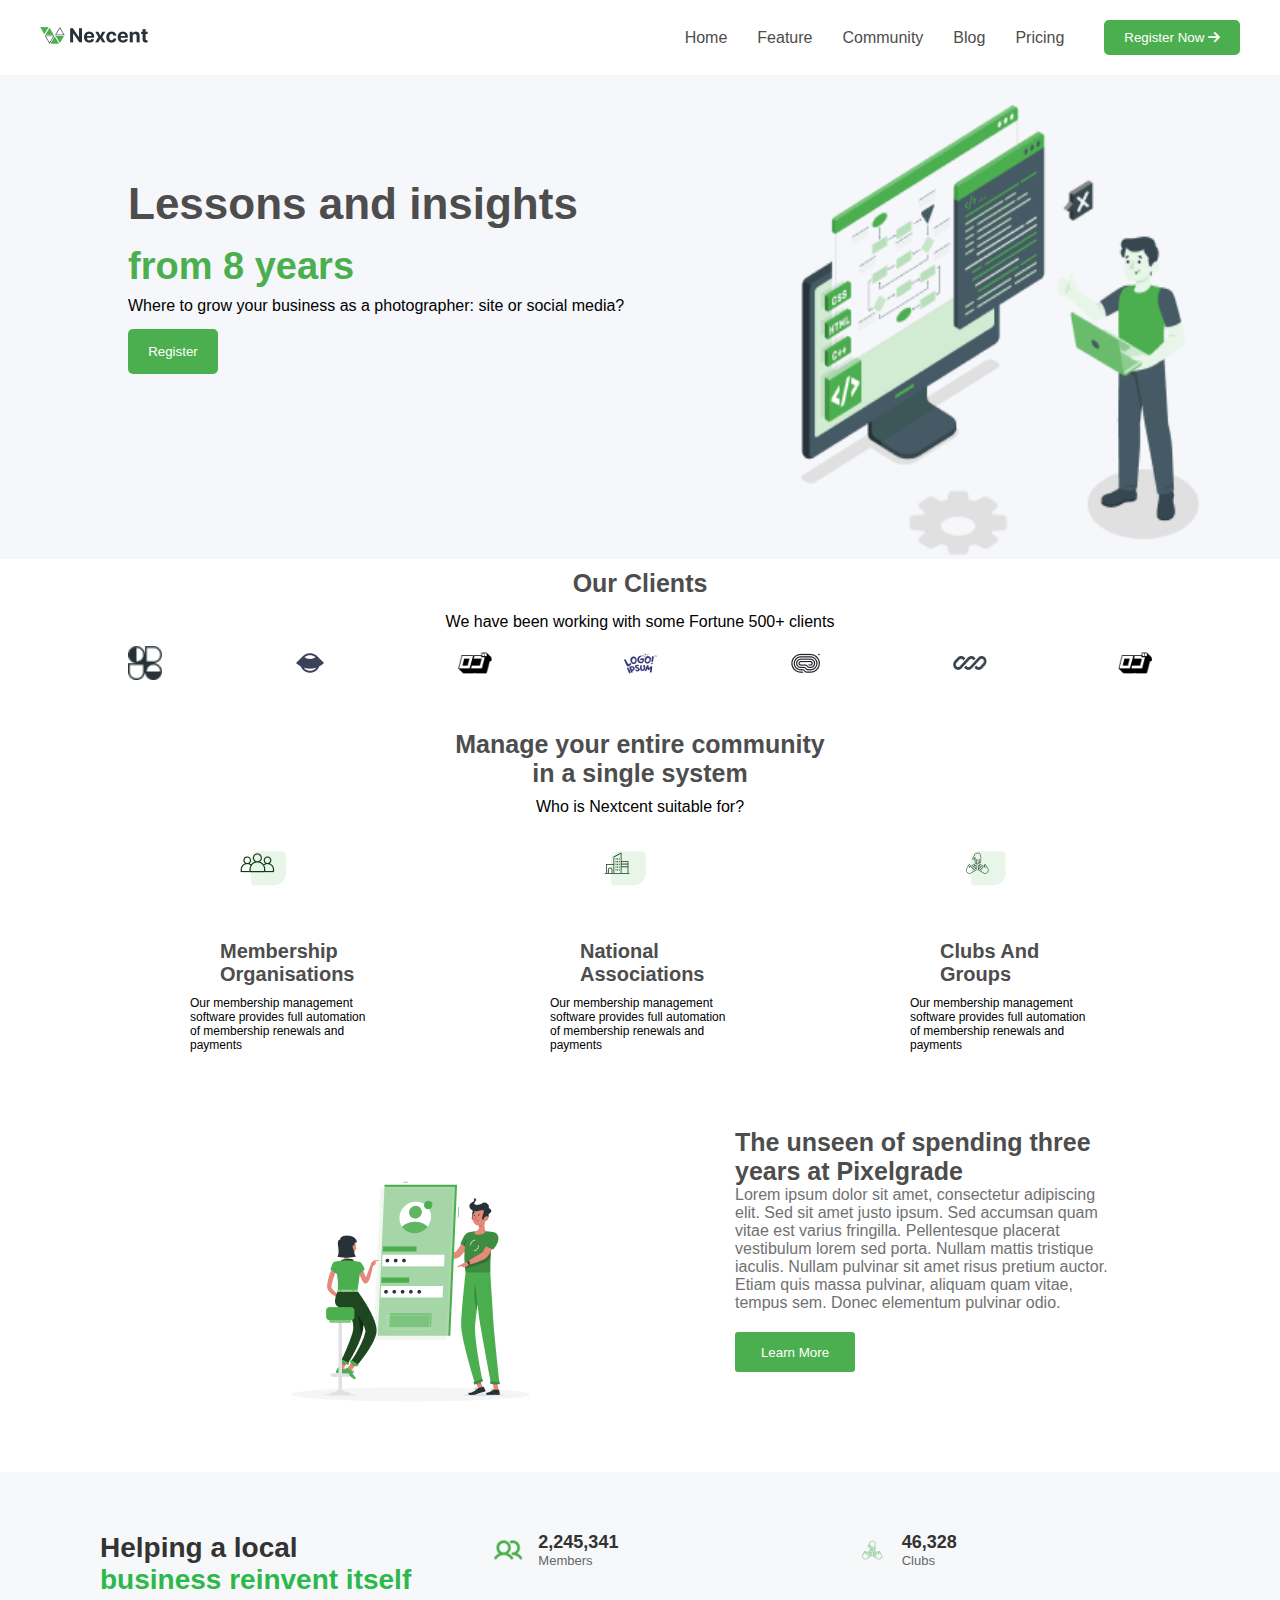
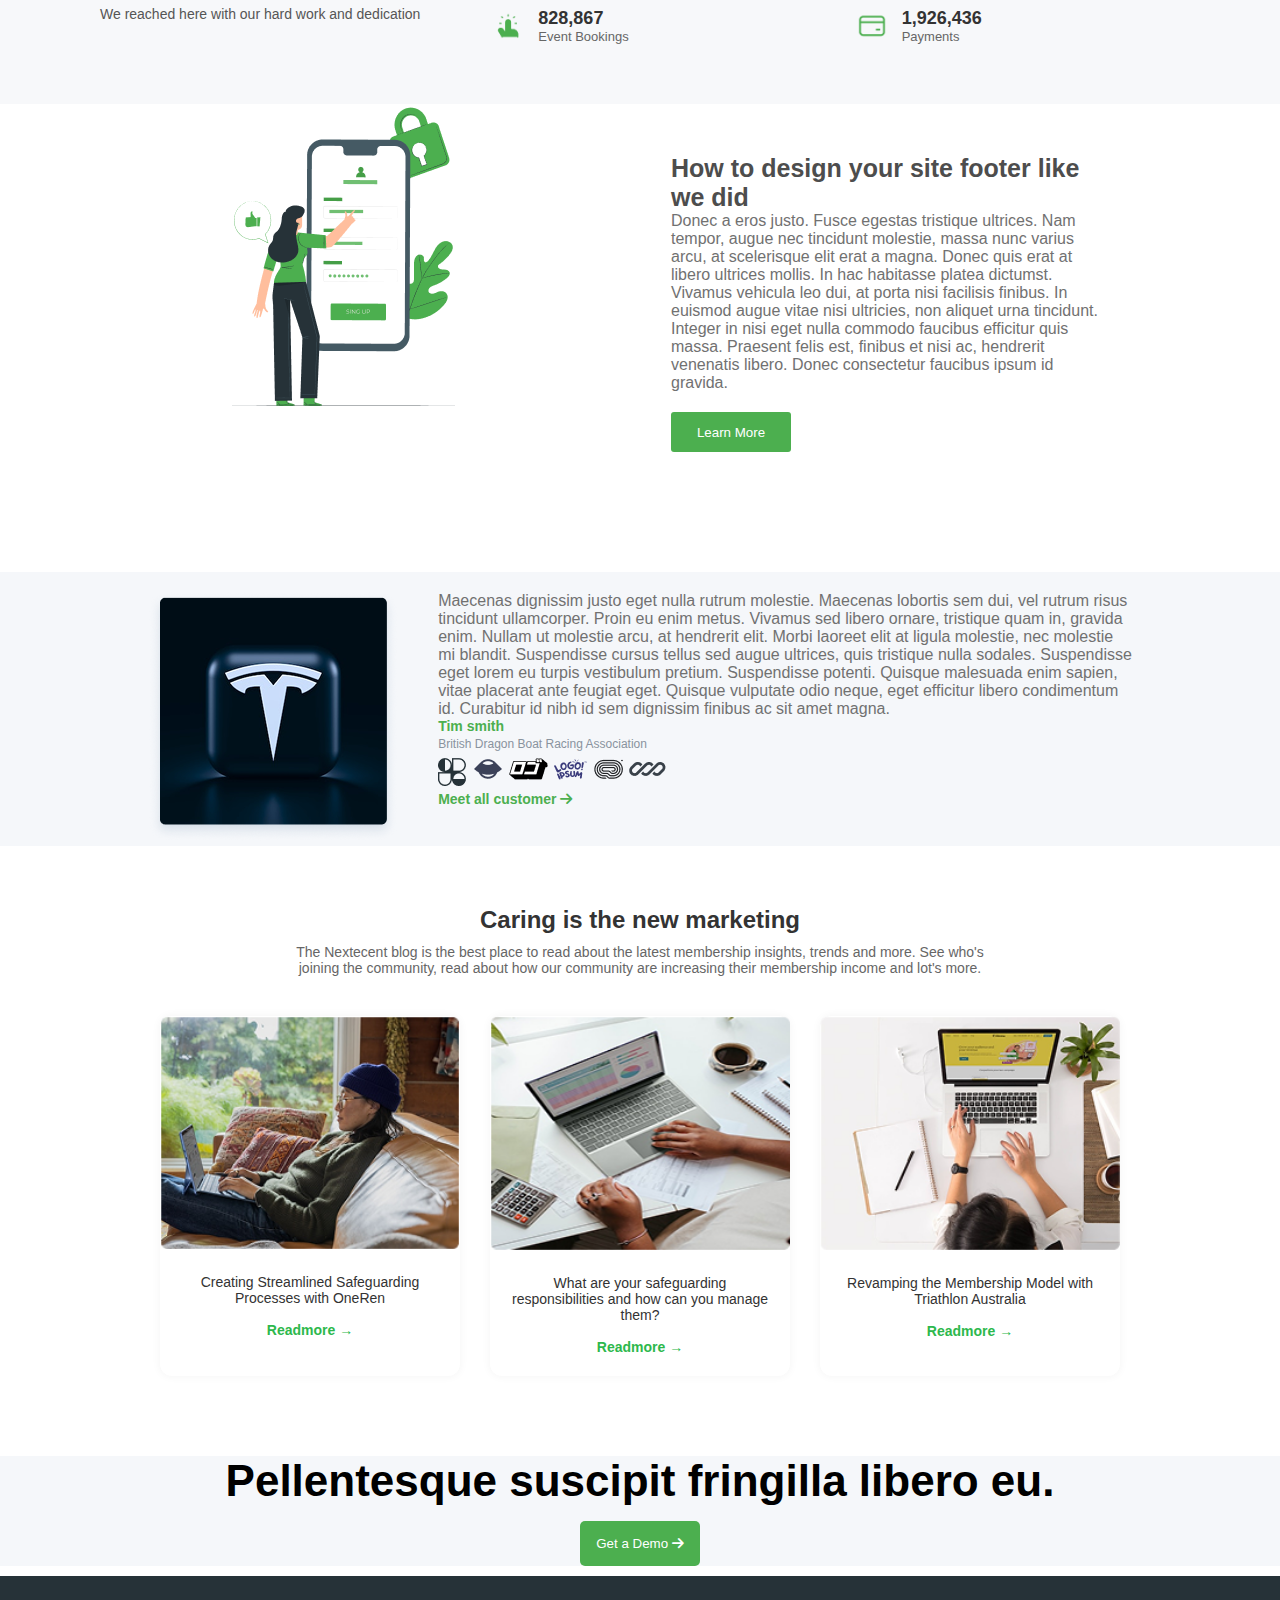
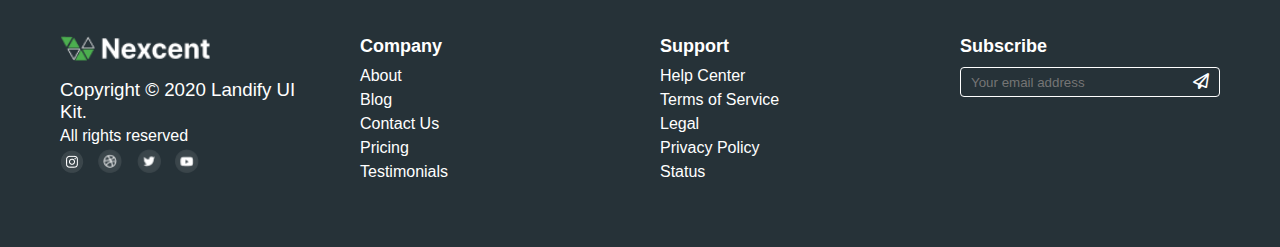
<file: nexcent/index.html>
<!DOCTYPE html>
<html lang="en">
<head>
    <meta charset="UTF-8">
    <meta name="viewport" content="width=device-width, initial-scale=1.0">
    <title>Nexcent</title>
    <link rel="stylesheet" href="style.css">
    <link rel="stylesheet" href="style1.css">
    <link rel="stylesheet" href="https://cdnjs.cloudflare.com/ajax/libs/font-awesome/6.7.2/css/all.min.css">
    <script>
      document.addEventListener('DOMContentLoaded', function () {
      document.getElementById('toggle-button').addEventListener('click', function () {
      document.getElementById('navcontainer').classList.toggle('active');
    });
  });
</script>

</head>
<body>
    <!-- nav bar  -->
<nav>
  <div class="navimg">
    <img src="images/nexcent.png" alt="Nexcent Logo" >
  </div>
  <div class="navcontainer">
    <ul>
      <li><a href="#">Home</a></li>
      <li><a href="#">Feature</a></li>
      <li><a href="#">Community</a></li>
      <li><a href="#">Blog</a></li>
      <li><a href="#">Pricing</a></li>
    </ul>
    <button>Register Now <i class="fa-solid fa-arrow-right"></i>
    </button>
    <button class="toggle-button" id="toggle-button">
    <i class="fa fa-bars"></i>
  </button>
  </div>
</nav>
<!-- Hero section --> 
<div class="hero">
  <div class="hero-content">
    <h1>Lessons and insights</h1>
    <h2>from 8 years</h2>
    <p>Where to grow your business as a photographer: site or social media?</p>
    <button>Register</button>
  </div>
  <div class="hero-image">
    <img src="images/Illustration.png" alt="Illustration" >
  </div>
</div>

<!-- Our Clients -->
 <div class="clients">
    <h1> <center>Our Clients</center></h1>
    <p><center>We have been working with some Fortune 500+ clients</center></p>
    <div class="client-logo">
        <img src="images/Logo.png" alt="">
        <img src="images/Logo-1.png"alt="">
        <img src="images/Logo-2.png"alt="">
        <img src="images/Logo-3.png"alt="">
        <img src="images/Logo-4.png"alt="">
        <img src="images/Logo-5.png"alt="">
        <img src="images/Logo-6.png"alt="">
    </div>
 </div>

 <!-- manage our clients -->
  <div class="manage">
    <h1><center>Manage your entire community <br>in a single system</center> </h1>
      <p><center>Who is Nextcent suitable for?</center></p>
        <div class="mange-cards">
          <div class="card">
            <img src="images/Icon.png" alt="">
            <h1>Membership <br> Organisations</h1>
            <p>Our membership management software provides full automation of membership renewals and payments</p>
          </div>
          <div class="card">
            <img src="images/Icon (1).png" alt="">
            <h1>National <br>Associations</h1>
            <p>Our membership management software provides full automation of membership renewals and payments</p>
          </div>
          <div class="card">
            <img src="images/Icon-2.png" alt="">
            <h1>Clubs And <br> Groups</h1>
            <p>Our membership management software provides full automation of membership renewals and payments</p>
          </div>
        </div>
  </div> 
  
  <!--nxt manage  -->
   <div class="nextcontent">
    <div class="image1">
      <img src="images/Frame 35.png" alt="">
    </div>
    <div class="content1">
      <h1>
        The unseen of spending three years at Pixelgrade
      </h1>
        <p>
          Lorem ipsum dolor sit amet, consectetur adipiscing elit. Sed sit amet justo ipsum. Sed accumsan quam vitae est varius fringilla. Pellentesque placerat vestibulum lorem sed porta. Nullam mattis tristique iaculis. Nullam pulvinar sit amet risus pretium auctor. Etiam quis massa pulvinar, aliquam quam vitae, tempus sem. Donec elementum pulvinar odio.
        </p>
        <button>Learn  More</button>
    </div>
   </div> 

  <!-- acheivements -->
   <section class="achievement-section">
    <div class="achievement-content">
      <div class="left">
        <h2>Helping a local <br><span>business reinvent itself</span></h2>
        <p>We reached here with our hard work and dedication</p>
      </div>
      <div class="right">
        <div class="stat">
          <img src="images/Icon 4.png" alt="Members">
          <div>
            <h3>2,245,341</h3>
            <p>Members</p>
          </div>
        </div>
        <div class="stat">
          <img src="images/Icon-5.png" alt="Clubs">
          <div>
            <h3>46,328</h3>
            <p>Clubs</p>
          </div>
        </div>
        <div class="stat">
          <img src="images/Icon-6.png" alt="Events">
          <div>
            <h3>828,867</h3>
            <p>Event Bookings</p>
          </div>
        </div>
        <div class="stat">
          <img src="images/Icon-3.png" alt="Payments">
          <div>
            <h3>1,926,436</h3>
            <p>Payments</p>
          </div>
        </div>
      </div>
    </div>
  </section>


  <!-- login   -->
    <div class="login">
    <div class="image2">
      <img src="images/pana.png" alt="">
    </div>
    <div class="login1">
      <h1>
        How to design your site footer like we did
      </h1>
        <p>
          Donec a eros justo. Fusce egestas tristique ultrices. Nam tempor, augue nec tincidunt molestie, massa nunc varius arcu, at scelerisque elit erat a magna. Donec quis erat at libero ultrices mollis. In hac habitasse platea dictumst. Vivamus vehicula leo dui, at porta nisi facilisis finibus. In euismod augue vitae nisi ultricies, non aliquet urna tincidunt. Integer in nisi eget nulla commodo faucibus efficitur quis massa. Praesent felis est, finibus et nisi ac, hendrerit venenatis libero. Donec consectetur faucibus ipsum id gravida.
        </p>
        <button>Learn  More</button>
    </div>
   </div> 

   <!-- customer -->
    <div class="customer">
      <div class="cus-img">
        <img src="images/image 9.png" alt="">
      </div>
      <div class="customer-right ">
        <p>Maecenas dignissim justo eget nulla rutrum molestie. Maecenas lobortis sem dui, vel rutrum risus <br> tincidunt ullamcorper. Proin eu enim metus. Vivamus sed libero ornare, tristique quam in, gravida <br> enim. Nullam ut molestie arcu, at hendrerit elit. Morbi laoreet elit at ligula molestie, nec molestie <br> mi blandit. Suspendisse cursus tellus sed augue ultrices, quis tristique nulla sodales. Suspendisse <br> eget lorem eu turpis vestibulum pretium. Suspendisse potenti. Quisque malesuada enim sapien, <br> vitae placerat ante feugiat eget. Quisque vulputate odio neque, eget efficitur libero condimentum  <br>id. Curabitur id nibh id sem dignissim finibus ac sit amet magna.</p>
        <h4>Tim smith</h4>
        <span class="c1">British Dragon Boat Racing Association  </span>
        <div class="customer-logo">
        <img src="images/Logo.png" alt="">
        <img src="images/Logo-1.png"alt="">
        <img src="images/Logo-2.png"alt="">
        <img src="images/Logo-3.png"alt="">
        <img src="images/Logo-4.png"alt="">
        <img src="images/Logo-5.png"alt="">
       </div>
       <span class="cta">Meet all customer <i class="fa-solid fa-arrow-right"></i> </span>
      </div>
    </div>

    <!-- blogs -->
  <section class="blog-section">
    <div class="blog-header">
      <h2>Caring is the new marketing</h2>
      <p>
        The Nextecent blog is the best place to read about the latest membership insights, trends and more.
        See who's joining the community, read about how our community are increasing their membership income and lot's more.
      </p>
    </div>

    <div class="blog-cards">
      <div class="card-1">
        <img src="images/image 18.png" alt="Blog 1">
        <div class="card-content">
          <p>Creating Streamlined Safeguarding Processes with OneRen</p>
          <a href="#">Readmore →</a>
        </div>
      </div>
      <div class="card-1">
        <img src="images/image 19.png" alt="Blog 2">
        <div class="card-content">
          <p>What are your safeguarding responsibilities and how can you manage them?</p>
          <a href="#">Readmore →</a>
        </div>
      </div>
      <div class="card-1">
        <img src="images/image 20.png" alt="Blog 3">
        <div class="card-content">
          <p>Revamping the Membership Model with Triathlon Australia</p>
          <a href="#">Readmore →</a>
        </div>
      </div>
    </div>
  </section>

  <!-- final text  -->
   <div class="text">
    <h1> <center> Pellentesque suscipit fringilla libero eu. </center></h1>
     <center> <button> Get a Demo <i class="fa-solid fa-arrow-right"></i></button></center>
   </div>

   <!-- footer -->
  <footer class="footer">
  <div class="footer-section brand">
    <img src="images/f logo.png" alt="Nexcent Logo">
    <h3>Copyright © 2020 Landify UI Kit.</h3>
    <h4>All rights reserved</h4>
    <div class="social-icons">
      <img src="images/Social Icons.png" alt="Facebook">
      <img src="images/Social Icons-1.png" alt="Twitter">
      <img src="images/Social Icons-2.png" alt="LinkedIn">
      <img src="images/Social Icons-3.png" alt="Instagram">
    </div>
  </div>

  <div class="footer-section">
    <h2>Company</h2>
    <ul>
      <li>About</li>
      <li>Blog</li>
      <li>Contact Us</li>
      <li>Pricing</li>
      <li>Testimonials</li>
    </ul>
  </div>

  <div class="footer-section">
    <h2>Support</h2>
    <ul>
      <li>Help Center</li>
      <li>Terms of Service</li>
      <li>Legal</li>
      <li>Privacy Policy</li>
      <li>Status</li>
    </ul>
  </div>

  <div class="footer-section newsletter">
    <h2>Subscribe</h2>
    <div class="email-box">
      <input type="email" placeholder="Your email address">
      <span><i class="fa-regular fa-paper-plane"></i></span>
    </div>
  </div>
</footer>
</body>


</html>
</file>
<file: nexcent/style.css>
* {
  margin: 0;
  padding: 0;
  box-sizing: border-box;
  font-family: 'Inter', sans-serif;
}

/* Nav  */
nav 
{
  display: flex;
  justify-content: space-between;
  align-items: center;
  padding: 20px 40px;
  background-color: #fff;
}
.navcontainer {
  display: flex;
  align-items: center;
  gap: 40px;
}
.navcontainer ul {
  display: flex;
  gap: 30px;
  list-style: none;
}
.navcontainer ul li a {
  text-decoration: none;
  color: rgba(77, 77, 77, 1);
  
}
.navcontainer button {
  padding: 10px 20px;
  background-color: rgba(76, 175, 79, 1);
  color: white;
  border: none;
  border-radius: 5px;
}
.toggle-button {
  display: none;
}

/* Hero section  */
.hero{
    display: flex;
    justify-content: space-between;
    background-color: rgba(245, 247, 250, 1);
    height:60%;
}
.hero-content{
  margin-top: 10%;
 margin-left: 10%;
}
.hero-content h1{
  margin-top: -5%;
  font-size: 44px;
  line-height: 52px;
  font-weight: 600;
  color: rgba(77, 77, 77, 1);
}
.hero-content h2{
  margin-top: 15px;
  font-size: 38px;
  font-weight: 600;
  color: rgba(76, 175, 79, 1);
}
.hero-content p{
  margin-top: 10px;
  line-height: 16px;
}
.hero-content button{
  height: 45px;
  width: 90px;
  background-color: rgba(76, 175, 79, 1);
  color: white;
  border: none;
  border-radius: 5px;
  margin-top: 15px;
}
.hero-image img {
  margin-right: 80px;
  margin-top: 30px;
  height: 450px;
  width: 400px;
}
/* clients  */
.clients h1{
  margin-top: 10px;
  font-size: 25px;
  font-weight: 600;
  color: rgba(77, 77, 77, 1);
}

.clients p{
  margin-top: 15px;
}
.client-logo img{
  height: 34px;
  width: 34px;
}

.client-logo{
  display: flex;
  justify-content: space-between;
  padding-left: 10%;
  padding-right: 10%
}

/* Manage our clients */
.manage h1 {
  margin-top: 50px;
  color: rgba(77, 77, 77, 1);
  font-size: 25px;
  font-weight: 600;
}
.manage p{
  margin-top: 10px;
  font-size: 12px;
  font-weight: 400;
}
.mange-cards{
  display: flex;
  justify-content: space-between;
  padding: 100px 100px;
  margin-top: -20px;
}
.card{
  height: 35%;
  width: 50%;
}
.mange-cards >div{
  height:40%;
  width:50%;
  padding: 80px 90px; 
  margin-top: -140px; 
}
.card h1
{
  font-size: 20px;
  font-weight: 700;
  margin-left: 30px;
}
.Card p{
  color: rgba(113, 113, 113, 1);
  font-weight: 400;
  font-size: 16px;
}
.mange-cards img{
  margin-left: 50px;
}

/* next mange  */
.nextcontent{
  display: flex;
  align-items: center;
  justify-content: space-between;
  margin-left: 20%; 
  margin-top: -12%;
}
.nextcontent p{
  color: rgba(113, 113, 113, 1);
}
.image1{
  height: 229px;
  width: 309px;
}
.content1{
  padding: 50px 170px;
}
.content1 h1{
  font-size: 25px;
  font-weight: 600;
  color: rgba(77, 77, 77, 1);
}
.content1 p
{
  font-weight: 400;
  color: rgba(113, 113, 113, 1);
}
.content1 button{
  height: 40px;
  width: 120px;
  background-color: rgba(76, 175, 79, 1);
  border: none;
  border-radius: 3px;
  color: white;
  margin-top: 20px;
}
/*Acheivements   */

.achievement-section {
  margin-top: 50px;
  padding: 60px 100px;
  background-color: #f7f8fa;
}

.achievement-content {
  display: flex;
  justify-content: space-between;
  align-items: flex-start;
  flex-wrap: wrap;
}

.left {
  flex: 1;
  min-width: 280px;
}

.left h2 {
  font-size: 28px;
  color: #333;
  margin-bottom: 10px;
}

.left h2 span {
  color: #2db84c;
}

.left p {
  font-size: 14px;
  color: #555;
}

.right {
  flex: 2;
  display: grid;
  grid-template-columns: repeat(2, 1fr);
  gap: 40px;
  padding-left: 50px;
  min-width: 300px;
}

.stat {
  display: flex;
  align-items: center;
  gap: 15px;
}

.stat img {
  width: 30px;
  height: 30px;
}

.stat h3 {
  margin: 0;
  font-size: 18px;
  font-weight: bold;
  color: #333;
}

.stat p {
  margin: 0;
  font-size: 13px;
  color: #666;
}
/* login  */

.login{
  display: flex;
 justify-content: center;
  margin-left: 15%; 
  
}
.login p{
  color: rgba(113, 113, 113, 1);
}
.image2{
  height: 229px;
  width: 309px;
}
.login1{
  padding: 50px 170px;
}
.login1 h1{
  font-size: 25px;
  font-weight: 600;
  color: rgba(77, 77, 77, 1);
}
.login1 p
{
  font-weight: 400;
  color: rgba(113, 113, 113, 1);
 padding-right: 10px;
}
.login1 button{
  height: 40px;
  width: 120px;
  background-color: rgba(76, 175, 79, 1);
  border: none;
  border-radius: 3px;
  color: white;
  margin-top: 20px;
}
/* CUSTOMER  */
.customer {
  display: flex;
  margin-top: 70px;
  justify-content: center;
  gap: 40px;
  background-color: rgba(245, 247, 250, 1);
  
}
.customer >div {
  margin-top: 20px;
  gap: 30px;
}
.customer-right p {
font-weight: 500;
color: rgba(113, 113, 113, 1);
}
.customer-right h4{
  color: rgba(76, 175, 79, 1);
  font-size: 14px;
  font-weight: 600px;
}
.c1{
  font-size: 12px;
  color: rgba(137, 147, 158, 1);
  font-weight: 400;
}
.cta{
  font-size: 14px;
  font-weight: 600;
  color: rgba(76, 175, 79, 1);
}
/*  blog */
.blog-section {
  padding: 60px 40px;
  text-align: center;
}

.blog-header h2 {
  font-size: 24px;
  font-weight: 700;
  color: #333;
  margin-bottom: 10px;
}

.blog-header p {
  font-size: 14px;
  color: #666;
  max-width: 700px;
  margin: 0 auto 40px;
}

.blog-cards {
  display: flex;
  justify-content: center;
  flex-wrap: wrap;
  gap: 30px;
}

.card-1 {
  background-color: #fff;
  border-radius: 12px;
  box-shadow: 0 0 10px rgba(0,0,0,0.05);
  width: 300px;
  
}
.card-1 img {
  width: 100%;
  height: auto;
}

.card-content {
  padding: 20px;
}

.card-content p {
  font-size: 14px;
  color: #333;
  margin-bottom: 15px;
  font-weight: 500;
}

.card-content a {
  color: #2db84c;
  font-weight: bold;
  text-decoration: none;
  font-size: 14px;
}
/* final text  */
.text{
  background-color: rgba(245, 247, 250, 1);
}
.text h1
{
  margin-top: 20px;
  font-size: 44px;
  font-weight: 600;
}
.text button{
  height: 45px;
  width: 120px;
  background-color: rgba(76, 175, 79, 1);
  color: white;
  border: none;
  border-radius: 5px;
  margin-top: 15px;

}
/* Footer  */
.footer {
  margin-top: 10px;
  display: flex;
  justify-content: space-between;
  flex-wrap: wrap;
  padding: 40px;
  background-color: rgba(38, 50, 56, 1);
  color: white;
}

.footer-section {
  flex: 1;
  min-width: 200px;
  margin: 20px;
}

.brand img {
  width: 150px;
  margin-bottom: 10px;
}

.footer-section h2 {
  font-size: 18px;
  margin-bottom: 10px;
}

.footer-section h3,
.footer-section h4 {
  font-weight: normal;
  margin: 4px 0;
}

ul {
  list-style: none;
  padding: 0;
}

ul li {
  margin: 6px 0;
  cursor: pointer;
}

.social-icons img {
  width: 24px;
  margin-right: 10px;
  cursor: pointer;
}

.email-box {
  display: flex;
  align-items: center;
  border: 1px solid white;
  padding: 5px 10px;
  border-radius: 4px;
}

.email-box input {
  background: transparent;
  border: none;
  color: white;
  outline: none;
  flex: 1;
}

.email-box i {
  font-size: 16px;
  margin-left: 10px;
}
/* END */
</file>
<file: nexcent/style1.css>
/* mediaquery  */
/* nav bar  */
@media screen and (max-width: 768px) 
{
  nav{
    margin-top: 10%;
  }
  .navcontainer {
   display: none;
  }
  .navcontainer ul{
    display: block;
    margin-left: 20px;
    margin-top: 40px;
  }
  .navimg{
    margin-top: -10%;
  }

  .navcontainer.active {
   display: block;
  }
  .toggle-button 
  {
    display: block;
    background: none;
    border: none;
    font-size: 24px;
    cursor: pointer;
    margin-bottom: 30px;
  }
/* hero section */
.hero{
    display: block;
    justify-content: center;
    background-color: rgba(245, 247, 250, 1);
    margin-top: -40px;
}
.hero-content h1
{
  margin-top: -20px;
  font-size: 30px;
  color: rgba(77, 77, 77, 1);
  margin-left: 20px;
}
.hero-content p{
 margin-left: 20px; 
}
.hero-content button{
  margin-left: 30%;
}
.hero-content h2{
  font-size: 30px;
  color: rgba(76, 175, 79, 1);
   margin-left: 20px;
   margin-top: -15px;
}
.hero-image img 
{
  height:190px;
  width:200px ;
  margin-left: 25%;
}

/* clients  */

  .clients h1{
  margin-top: 10px;
  font-size: 30px;
}

.clients p{
  margin-top: 15px;
  font-size: 30px;
}

.client-logo
{
  margin-top: 30px;
  margin-left:50px;
 
}
/* manage */

.mange-cards {
    display: block;
    gap: 40px;
    margin-bottom: 20px;
  }

  .mange-cards > div {
    width: auto;
    padding: 40px 20px;
    margin-top: 0;
  }

  .card h1 {
    font-size: 18px;
    margin-left: 0;
    text-align: center;
    margin-right: 30px;
  }

  .mange-cards img {
    margin-top: -20px;
    display: block;
  }

  .manage h1 {
    font-size: 20px;
    text-align: center;
  }

  .manage p {
    font-size: 11px;
    text-align: center;
  }

  /* content */
  .nextcontent {
    display: block;
    margin-left:-0;
    padding: 20px;
  }

  .image1 {
    width: 70%;
    height: auto;
    margin-right: 50px;
    margin-top: -50%;
  }

  .content1 {
    padding: 30px;
    text-align: center;
    margin-top: -15%;
  }

  .content1 h1 {
    font-size: 20px;
  }

  .content1 p {
    font-size: 12px;
  }

  .content1 button {
    width: 100%;
    max-width: 200px;
  }

/* achivement  */
.nextcontent {
    flex-direction: column;
    align-items: center;
    margin-left: 0;
    margin-top: 0;
    padding: 20px;
  }

  .image1 {
    width: 100%;
    height: auto;
    margin-bottom: 20px;
  }

  .content1 {
    padding: 20px;
    text-align: center;
  }

  .content1 h1 {
    font-size: 20px;
  }

  .content1 p {
    font-size: 12px;
    text-align: left;
  }

  .content1 button {
    width: 100%;
    height: 40px;
    font-size: 14px;
  }

  /* Adjust .achievement-section layout */
  .achievement-section {
    padding: 30px 20px;
  }

  .achievement-content {
    flex-direction: column;
    align-items: center;
  }

  .left, .right {
    width: 100%;
    padding: 0;
  }

  .left h2 {
    font-size: 22px;
    text-align: center;
  }

  .left p {
    font-size: 12px;
    text-align: center;
  }

  .right {
    display: flex;
    flex-direction: column;
    gap: 20px;
    padding-left: 0;
  }

  .stat {
    justify-content: center;
    text-align: center;
  }

  .stat h3 {
    font-size: 16px;
  }

  .stat p {
    font-size: 12px;
  }

/* login */
.login {
    flex-direction: column;
    align-items: center;
    margin-left: 0;
    text-align: center;
   
  }

  .login1 {
    padding: 20px;
  }

  .login1 h1 {
    font-size: 20px;
    padding: 10px 30px;
  }

  .login1 p {
    font-size: 12px;
    padding: 20px 30px;
    text-align: left;
    
  }

  .login1 button {
    width: 70%;
    max-width: 200px;
  }

  .image2 {
    width: 80%;
    height: auto;
    margin-top: 20px;
  }
  
/* customer */
  .customer {
  display: block;
  margin-top: 20px;
  background-color: rgba(245, 247, 250, 1);
}

.customer-right p {
font-size: 12px;
font-weight: 500;
color: rgba(113, 113, 113, 1);
margin-left: 50px;
margin-right: 20px;
}
.customer-right h4{
  color: rgba(76, 175, 79, 1);
  font-size: 14px;
  font-weight: 600px;
  margin-left: 50px;
}
.cus-img{
   margin-left: 50px;

}
.c1{
  font-size: 12px;
  color: rgba(137, 147, 158, 1);
  font-weight: 400;
  margin-left: 50px;
}
.cta{
  font-size: 14px;
  font-weight: 600;
  color: rgba(76, 175, 79, 1);
  margin-left: 50px;
}
.customer-logo {
   margin-left: 50px;
}
/* blogs */

  .blog-cards {
    flex-direction: column;
    align-items: center;
  }

  .card-1{
    width: 60%;
  }
  /* final text */
  .text{
  background-color: rgba(245, 247, 250, 1);
}
.text h1
{
  margin-top: 20px;
  font-size: 30px;
  font-weight: 600;
}
.text button{
  height: 30px;
  width: 50%;
  background-color: rgba(76, 175, 79, 1);
  color: white;
  border: none;
  border-radius: 2px;
  margin-top: 15px;

}
/* footer  */
 .footer {
    flex-direction: column;
    align-items: center;
    text-align: center;
    padding: 20px;
  }

  .footer-section {
    margin: 15px 0;
  }

  .social-icons {
    justify-content: center;
    display: flex;
    flex-wrap: wrap;
    margin-top: 10px;
  }

  .email-box {
    flex-direction: column;
    align-items: stretch;
    width: 100%;
  }

  .email-box input {
    margin-bottom: 10px;
    width: 100%;
  }

  .email-box span {
    text-align: center;
  }
}
</file>
